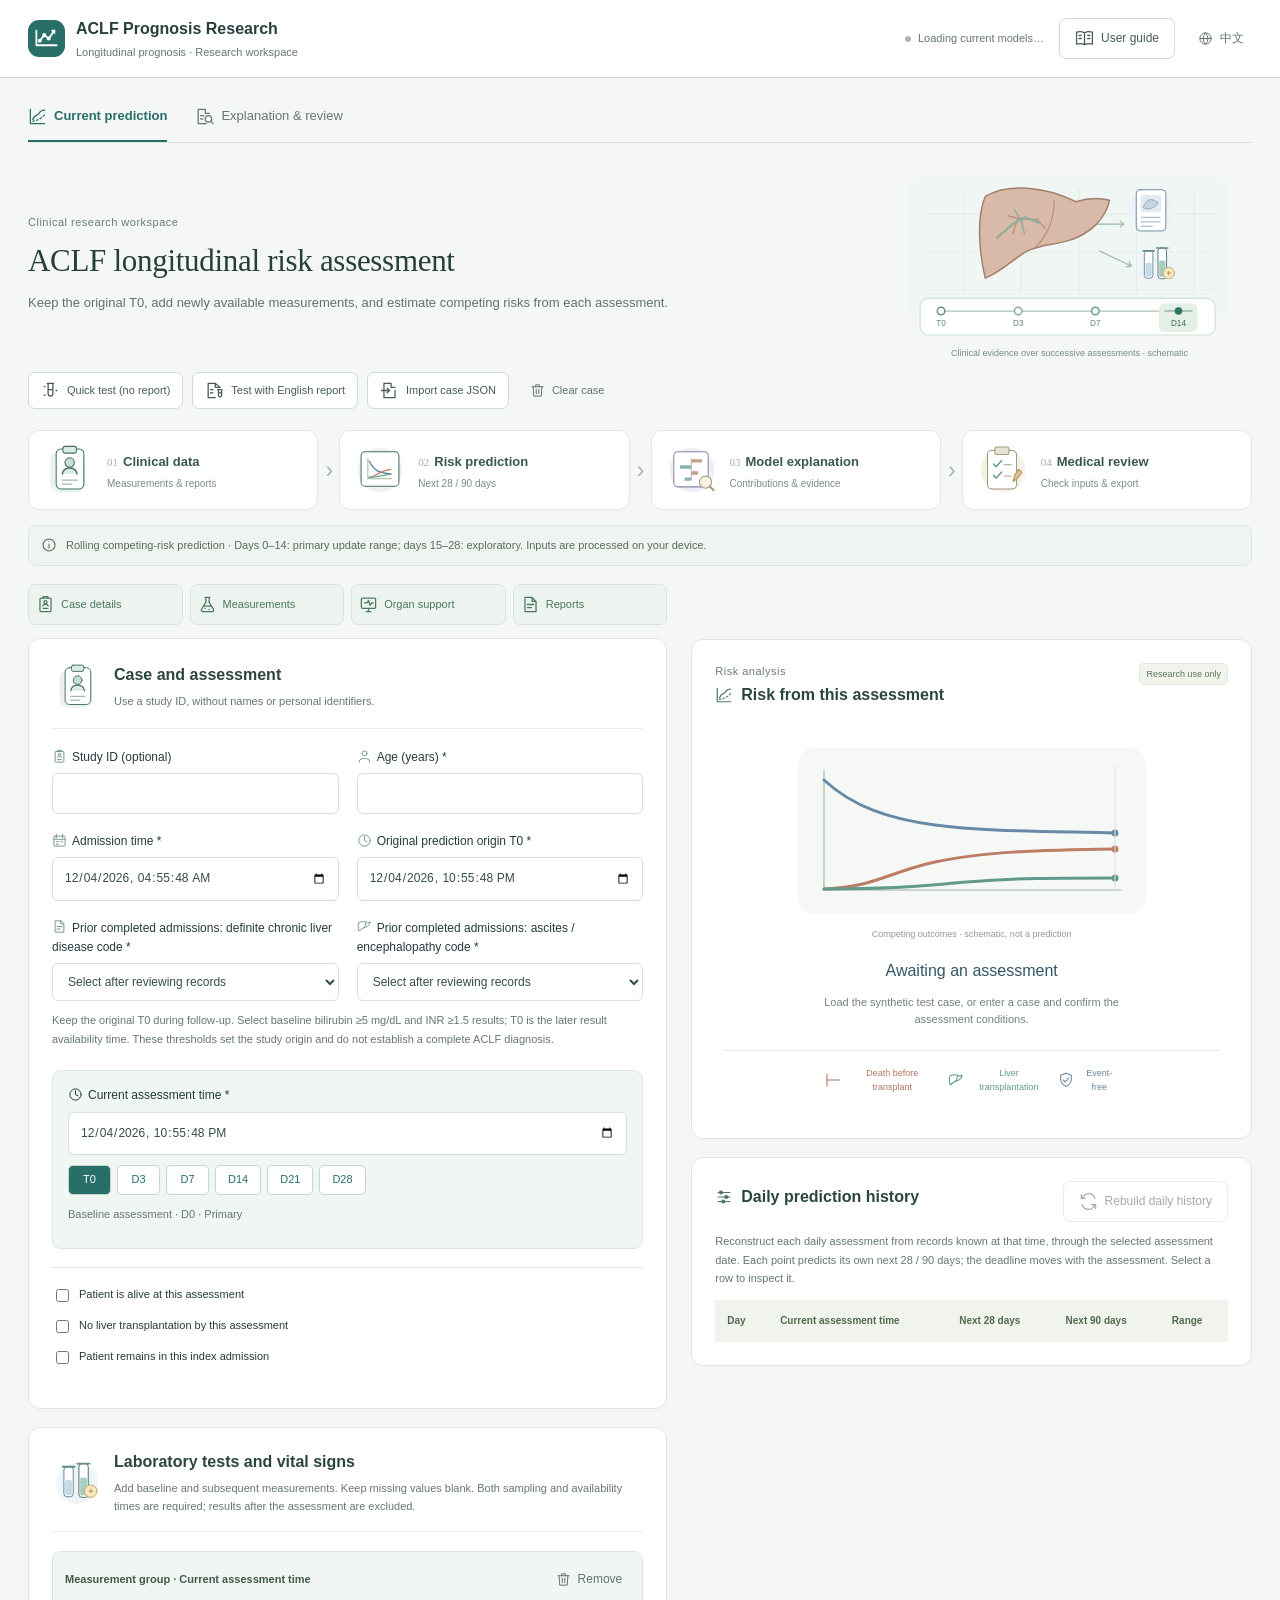
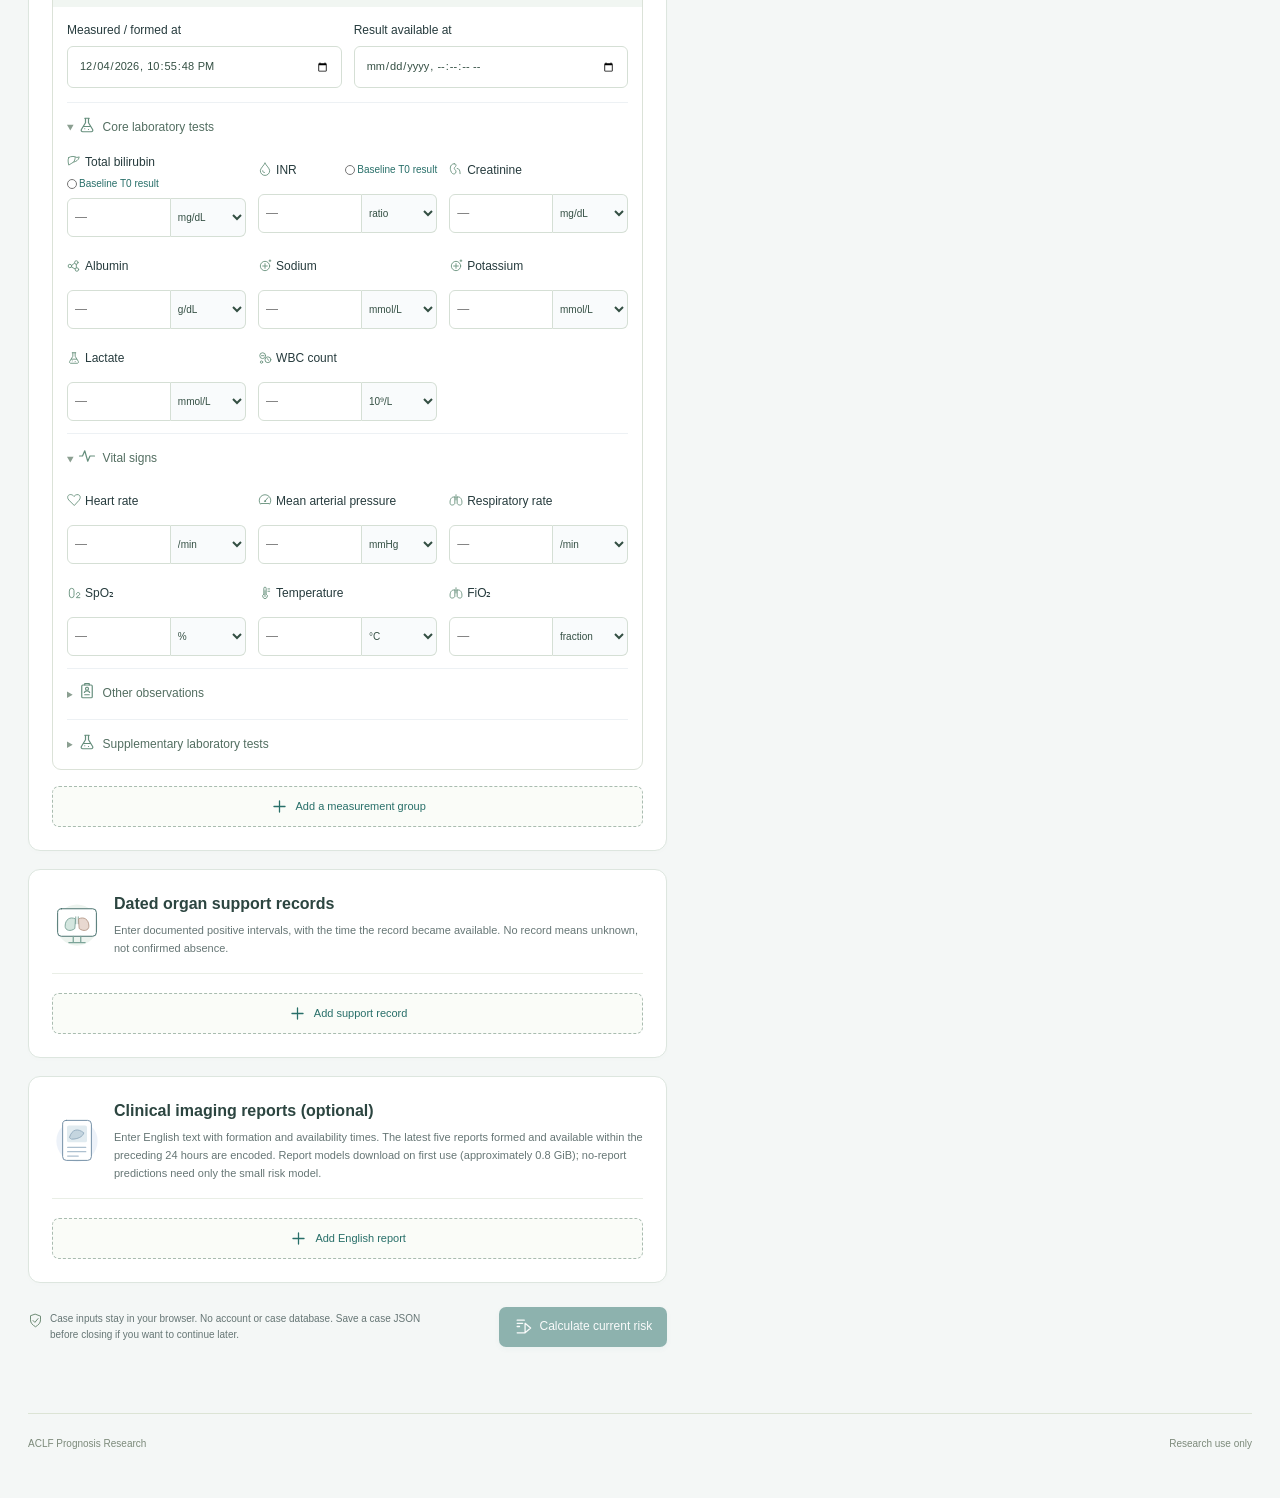
<file: index.html>
<!doctype html>
<html lang="en"><head><meta charset="utf-8"><meta name="viewport" content="width=device-width,initial-scale=1"><link rel="icon" href="./assets/research-mark.svg"><title>ACLF Prognosis Research</title><link rel="stylesheet" href="./site.css"><link rel="stylesheet" href="./rolling.css?v=20261025-2"><script type="module" src="./rolling-ui.mjs?v=20261101-2"></script><link rel="stylesheet" href="./research-ui.css?v=20261101-1"><link rel="stylesheet" href="./illustrated-ui.css?v=20261101-2"></head>
<body><header class="topbar"><a class="brand" href="./index.html"><span class="brand-icon" data-icon="clinical" aria-hidden="true"></span><span><strong data-t="brand"></strong><small data-t="subtitle"></small></span></a><div class="header-right"><span id="health" role="status" data-t="loading"></span><button id="guide" data-icon="book" class="secondary" data-t="guide"></button><button id="language" data-icon="language" class="text-button">中文</button></div></header>
<main><nav class="tabs"><button id="predict-tab" data-icon="chart" class="active" data-t="prediction"></button><button id="evidence-tab" data-icon="evidence" data-t="evidenceTab"></button></nav>
<div class="intro"><div class="intro-copy"><div class="eyebrow" data-t="workspaceLabel"></div><h1 data-t="headline"></h1><p data-t="intro"></p></div><figure class="intro-visual"><img src="./assets/illustrations/clinical-overview.svg" width="445" height="235" alt="" aria-hidden="true"><figcaption data-t="overviewCaption"></figcaption></figure><div class="intro-actions"><button id="demo" data-icon="test" class="secondary" data-t="demo"></button><button id="demo-report" data-icon="report-test" class="secondary" data-t="demoReport"></button><button id="import" data-icon="import" class="secondary" data-t="import"></button><input id="import-file" type="file" accept=".json,application/json" hidden><button id="clear" data-icon="trash" class="text-button" data-t="clear"></button></div></div>
<ol class="visual-workflow" aria-label="Research workflow"><li><img src="./assets/illustrations/case.svg" width="62" height="62" alt="" aria-hidden="true"><div><span class="flow-number">01</span><strong data-t="flowData"></strong><small data-t="flowDataDetail"></small></div></li><li><img src="./assets/illustrations/risk.svg" width="62" height="62" alt="" aria-hidden="true"><div><span class="flow-number">02</span><strong data-t="flowRisk"></strong><small data-t="flowRiskDetail"></small></div></li><li><img src="./assets/illustrations/explanation.svg" width="62" height="62" alt="" aria-hidden="true"><div><span class="flow-number">03</span><strong data-t="flowExplain"></strong><small data-t="flowExplainDetail"></small></div></li><li><img src="./assets/illustrations/review.svg" width="62" height="62" alt="" aria-hidden="true"><div><span class="flow-number">04</span><strong data-t="flowReview"></strong><small data-t="flowReviewDetail"></small></div></li></ol><div class="build-note" data-icon="info" data-t="buildNote"></div><div id="demo-note" class="notice" hidden data-t="demoNote"></div><div id="error" class="error" role="alert" hidden></div>
<section id="predict-view"><div class="workspace"><form id="rolling-form"><nav class="form-index" aria-label="Case sections"><a href="#case-panel" data-icon="case" data-t="caseNav"></a><a href="#measurement-panel" data-icon="flask" data-t="measurementNav"></a><a href="#support-panel" data-icon="support" data-t="supportNav"></a><a href="#report-panel" data-icon="report" data-t="reportNav"></a></nav>
<section id="case-panel" class="panel"><div class="section-title"><span class="step illustrated-step" aria-hidden="true"><img src="./assets/illustrations/case.svg" width="50" height="50" alt=""></span><div><h2 data-t="caseTitle"></h2><p data-t="caseHelp"></p></div></div><div class="form-grid">
<label><span data-icon="case" data-t="caseId"></span><input id="case-id" maxlength="80" autocomplete="off"></label><label><span data-icon="person" data-t="age"></span> *<input id="age" type="number" min="18" max="120" required></label>
<label><span data-icon="calendar" data-t="admission"></span> *<input id="admission" type="datetime-local" step="1" required></label><label><span data-icon="clock" data-t="t0"></span> *<input id="baseline" type="datetime-local" step="1" required></label>
<label><span data-icon="report" data-t="prior"></span> *<select id="prior" required></select></label><label><span data-icon="liver" data-t="decomp"></span> *<select id="decomp" required></select></label></div><p class="field-help" data-t="t0Help"></p>
<div class="assessment-box"><label class="assessment-label" data-icon="clock"><span data-t="assessment"></span> *<input id="assessment" type="datetime-local" step="1" required></label><div class="day-shortcuts"><button type="button" data-day="0">T0</button><button type="button" data-day="3">D3</button><button type="button" data-day="7">D7</button><button type="button" data-day="14">D14</button><button type="button" data-day="21">D21</button><button type="button" data-day="28">D28</button></div><p id="day-label" class="field-help"></p></div>
<div class="review-checks"><label><input id="alive" type="checkbox" required><span data-t="alive"></span></label><label><input id="no-lt" type="checkbox" required><span data-t="noLt"></span></label><label><input id="inpatient" type="checkbox" required><span data-t="inpatient"></span></label></div></section>
<section id="measurement-panel" class="panel"><div class="section-title"><span class="step illustrated-step" aria-hidden="true"><img src="./assets/illustrations/labs.svg" width="50" height="50" alt=""></span><div><h2 data-t="measurementTitle"></h2><p data-t="measurementHelp"></p></div></div><div id="batches"></div><button id="add-batch" data-icon="plus" type="button" class="add-button" data-t="addBatch"></button></section>
<section id="support-panel" class="panel"><div class="section-title"><span class="step illustrated-step" aria-hidden="true"><img src="./assets/illustrations/support.svg" width="50" height="50" alt=""></span><div><h2 data-t="supportTitle"></h2><p data-t="supportHelp"></p></div></div><div id="supports"></div><button id="add-support" data-icon="plus" type="button" class="add-button" data-t="addSupport"></button></section>
<section id="report-panel" class="panel"><div class="section-title"><span class="step illustrated-step" aria-hidden="true"><img src="./assets/illustrations/report.svg" width="50" height="50" alt=""></span><div><h2 data-t="reportTitle"></h2><p data-t="reportHelp"></p></div></div><div id="reports"></div><button id="add-report" data-icon="plus" type="button" class="add-button" data-t="addReport"></button></section>
<div class="submit-bar"><p data-icon="shield" data-t="privacy"></p><button id="predict" data-icon="run" type="submit" class="primary" disabled data-t="generate"></button></div></form>
<aside class="results-column"><section class="panel"><div class="result-head"><div><div class="eyebrow" data-t="assessmentLabel"></div><h2 data-icon="chart" data-t="riskTitle"></h2></div><span id="scope" class="tag" data-t="research"></span></div><div id="empty" class="empty-state"><figure class="outcomes-illustration"><img src="./assets/illustrations/competing-outcomes.svg" width="360" height="185" alt="" aria-hidden="true"><figcaption data-t="outcomesSchematic"></figcaption></figure><h3 data-t="empty"></h3><p data-t="emptyHelp"></p><div class="outcome-labels"><span class="death-key" data-icon="flat-pulse" data-t="death"></span><span class="transplant-key" data-icon="liver" data-t="transplant"></span><span class="free-key" data-icon="shield" data-t="free"></span></div></div>
<div id="results" hidden><div id="result-time" class="case-line"></div><p class="risk-definition field-help" data-t="riskDefinition"></p><div id="risk-cards" class="risk-grid"></div><div class="chart-head"><h3 data-icon="chart" data-t="curves"></h3><select id="curve-horizon"><option value="28">28 days</option><option value="90">90 days</option></select></div><div class="legend"><span class="death-key" data-t="death"></span><span class="transplant-key" data-t="transplant"></span><span class="free-key" data-t="free"></span></div><svg id="rolling-chart" viewBox="0 0 500 300" role="img"></svg><p class="field-help" data-t="curveHelp"></p><div id="coverage" class="quality-grid"></div><p id="warnings" class="notice" hidden></p><button id="open-evidence" data-icon="evidence" type="button" class="explanation-entry" data-t="openEvidence"></button><div class="export-actions"><button id="export" data-icon="download" class="secondary" data-t="export"></button><button id="csv" data-icon="table" class="secondary" data-t="csv"></button><button id="print" data-icon="print" class="text-button" data-t="print"></button></div><p id="model-id" class="field-help model-id"></p></div></section>
<section class="panel"><div class="chart-head"><h2 data-icon="timeline" data-t="historyTitle"></h2><button id="daily" data-icon="refresh" class="secondary" disabled data-t="daily"></button></div><p class="field-help" data-t="historyHelp"></p><svg id="history-chart" viewBox="0 0 500 270" role="img" hidden></svg><div class="table-wrap"><table><thead><tr><th data-t="day"></th><th data-t="assessment"></th><th data-t="future28"></th><th data-t="future90"></th><th data-t="scope"></th></tr></thead><tbody id="history-rows"></tbody></table></div></section>
</aside></div></section>
<section id="evidence-view" hidden>
<section class="panel explain-selection"><div><h2 data-icon="calendar" data-t="explainSelected"></h2><p id="explain-selected-time" class="field-help"></p></div><label><span data-t="assessment"></span><select id="explain-assessment"></select></label><label><span data-t="explainHorizon"></span><select id="explain-horizon"><option value="28">28 days</option><option value="90">90 days</option></select></label><button id="compute-explanation" data-icon="bars" class="primary" data-t="computeExplanation"></button></section>
<div class="explanation-layout"><section class="panel attribution-panel"><img class="panel-illustration" src="./assets/illustrations/explanation.svg" width="76" height="76" alt="" aria-hidden="true"><h2 data-icon="bars" data-t="contributions"></h2><p class="field-help" data-t="contributionIntro"></p><div id="attribution-empty" class="notice" data-t="explanationPending"></div><div id="attribution-output" hidden><div id="attribution-summary" class="explanation-summary"></div><div class="contribution-legend"><span class="positive-key" data-t="raises"></span><span class="negative-key" data-t="lowers"></span><span data-t="pp"></span></div><div id="contribution-bars"></div><p id="contribution-balance" class="field-help"></p><p class="field-help" data-t="contributionHelp"></p><details class="all-contributions"><summary data-icon="table" data-t="allContributions"></summary><div class="table-wrap"><table><thead><tr><th data-t="indicator"></th><th data-t="value"></th><th data-t="contribution"></th><th data-t="evidenceTitle"></th></tr></thead><tbody id="contribution-rows"></tbody></table></div></details><div class="export-actions"><button id="export-explanation" data-icon="download" class="secondary" data-t="exportExplanation"></button><button id="print-explanation" data-icon="print" class="text-button" data-t="print"></button></div><p id="explanation-method" class="field-help model-id"></p></div></section>
<section class="panel review-panel"><img class="panel-illustration" src="./assets/illustrations/review.svg" width="76" height="76" alt="" aria-hidden="true"><h2 data-icon="review" data-t="review"></h2><p class="field-help" data-t="reviewHelp"></p><div class="review-checks"><label><input id="check-time" type="checkbox"><span data-t="checkTime"></span></label><label><input id="check-units" type="checkbox"><span data-t="checkUnits"></span></label><label><input id="check-status" type="checkbox"><span data-t="checkStatus"></span></label></div><label><span data-t="reviewStatus"></span><select id="review-status"></select></label><label><span data-t="notes"></span><textarea id="review-notes" rows="6" maxlength="3000"></textarea></label><p class="field-help" data-t="reviewNote"></p><button id="export-review" data-icon="download" class="secondary" data-t="export"></button></section></div></section>
<section id="source-evidence" class="panel" hidden><h2 data-icon="evidence" data-t="evidenceTitle"></h2><div id="evidence-summary" class="build-note"></div><h3 data-icon="report" data-t="reportComparison"></h3><p data-t="explainHelp" class="field-help"></p><div id="report-effect" class="explanation-summary"></div><div class="table-wrap"><table><thead><tr><th data-t="indicator"></th><th data-t="value"></th><th data-t="measured"></th><th data-t="available"></th></tr></thead><tbody id="evidence-rows"></tbody></table></div><h3 data-icon="report" data-t="usedReports"></h3><div id="report-evidence"></div></section>
<div id="progress" class="notice" role="status" aria-live="polite" hidden></div><footer><span data-t="brand"></span><span data-t="research"></span></footer></main>
<dialog id="guide-dialog"><div class="guide-head"><h2 data-t="guide"></h2><button id="close-guide" data-icon="close" class="secondary" data-t="close"></button></div><div id="guide-content"></div><button id="guide-demo" data-icon="test" class="primary" data-t="guideDemo"></button></dialog>
</body></html>
</file>
<file: site.css>
:root{font-family:Inter,"Segoe UI","Microsoft YaHei",sans-serif;color:#19364a;background:#f3f6f8;font-size:14px;line-height:1.6;--teal:#16777b;--muted:#758b9a;--border:#dfe8ed;--death:#ca7358;--blue:#587fac;--green:#438f87}*{box-sizing:border-box}body{margin:0}button,input,select,textarea{font:inherit}button{cursor:pointer}button:disabled{opacity:.5;cursor:wait}a{color:inherit;text-decoration:none}.hidden{display:none!important}.topbar{height:84px;background:white;border-bottom:1px solid var(--border);display:flex;align-items:center;justify-content:space-between;padding:0 max(28px,calc((100vw - 1320px)/2));gap:20px}.brand{display:flex;align-items:center;gap:12px}.brand-icon{font-size:28px;background:var(--teal);color:white;border-radius:12px;width:43px;height:43px;display:grid;place-items:center}.brand strong,.brand small{display:block}.brand strong{font-size:17px}.brand small{font-size:11px;color:var(--muted)}.header-right{display:flex;align-items:center;gap:22px}#health{font-size:12px;color:var(--muted)}#health.ready{color:var(--teal)}#health.failed{color:#b84d42}main{max-width:1320px;padding:24px 28px;margin:auto}.tabs{display:flex;gap:24px;border-bottom:1px solid var(--border);margin-bottom:30px}.tabs button{background:none;border:0;padding:10px 0;color:var(--muted);border-bottom:2px solid transparent}.tabs button.active{color:var(--teal);border-color:var(--teal);font-weight:600}.intro{display:flex;justify-content:space-between;align-items:center;gap:24px;margin:24px 0}.eyebrow{font-size:10px;font-weight:700;letter-spacing:1.8px;color:#769da8}.intro h1{font-size:30px;line-height:1.3;letter-spacing:-.6px;margin:6px 0 10px}.intro p{margin:0;color:var(--muted);max-width:740px}.intro-actions{display:flex;gap:12px;flex-shrink:0}.build-note{border-left:3px solid #82acae;background:#eaf2f3;padding:10px 14px;color:#4a6c79;font-size:12px;margin:0 0 16px}.notice{background:#fff6e9;border:1px solid #f0d7b7;color:#966734;padding:11px 14px;border-radius:7px;margin:12px 0}.workspace{display:grid;grid-template-columns:minmax(0,1.18fr) minmax(0,1fr);gap:24px;align-items:start}.panel{background:white;border:1px solid var(--border);border-radius:12px;padding:24px;margin-bottom:18px;box-shadow:0 2px 5px #15384b03}.section-title{display:flex;gap:12px;margin-bottom:20px}.step{height:32px;width:32px;display:grid;place-items:center;border:1px solid #cfe0e4;border-radius:9px;font-size:11px;font-weight:600;flex-shrink:0;color:var(--teal)}h2{font-size:18px;line-height:1.4;margin:0 0 8px}h3{font-size:13px;margin:22px 0 10px}.section-title p{font-size:12px;color:var(--muted);margin:0}.form-grid,.history-grid{display:grid;grid-template-columns:1fr 1fr;gap:18px}.history-grid{margin-top:18px}label{display:block;font-size:12px}input:not([type=checkbox]):not([type=radio]),select,textarea{display:block;width:100%;padding:10px 11px;color:#274b60;background:#fff;border:1px solid #d7e3eb;border-radius:6px;margin-top:6px;min-width:0}input:focus,select:focus,textarea:focus{outline:2px solid #76b7b7;outline-offset:1px}textarea{resize:vertical}.field-help{font-size:11px;color:var(--muted);line-height:1.7;margin:10px 0}.primary,.secondary,.text-button,.add-button{border:0;padding:10px 15px;border-radius:6px;font-weight:500;font-size:12px}.primary{color:white;background:var(--teal);box-shadow:0 3px 7px #16777b22}.secondary{color:#36576b;background:white;border:1px solid #d4e2e9}.text-button{background:transparent;color:#678293;padding:8px}.add-button{width:100%;border:1px dashed #90bbc3;background:#f7fbfb;color:var(--teal)}.batch,.report{border:1px solid var(--border);border-radius:8px;margin-bottom:16px;overflow:hidden}.batch-header,.report-header{display:flex;justify-content:space-between;align-items:center;gap:8px;padding:10px 12px;background:#f6f9fa;font-size:12px}.remove-batch{background:none;border:0;color:#ab7665;font-size:11px}.batch-times{display:grid;grid-template-columns:1fr 1fr;gap:12px;padding:14px}.measure-group{padding:0 14px 14px}h4{font-size:11px;margin:4px 0 10px;color:#6b8797;font-weight:500}.measure-grid{display:grid;grid-template-columns:repeat(3,minmax(0,1fr));gap:12px}.measurement-label{display:flex;align-items:center;justify-content:space-between;gap:4px;min-height:24px}.measurement-label>label{font-size:10px}.core-trigger{font-size:9px;white-space:nowrap;color:var(--teal);display:flex;align-items:center;gap:2px}.core-trigger input{width:10px;height:10px;margin:0}.measure-input{display:flex}.measure-input input{border-radius:5px 0 0 5px!important;width:58%!important;font-size:12px;padding:9px 7px!important}.measure-input select{border-radius:0 5px 5px 0!important;width:42%;border-left:0;background:#f9fbfc;font-size:10px;padding:5px 3px!important}.group-details{margin:0 14px 12px;border-top:1px solid #edf1f4;padding-top:10px}.group-details>summary{font-size:11px;color:#6c8799;cursor:pointer}.group-details .measure-group{padding:12px 0 0}.support-grid{display:flex;flex-wrap:wrap;gap:14px}.support-grid label{display:flex;align-items:center;gap:5px;font-size:11px}.report-body{padding:14px}.report-body textarea{font-size:12px;line-height:1.7}.submit-bar{display:flex;align-items:center;justify-content:space-between;gap:12px;margin:12px 0 30px}.submit-bar p{font-size:10px;color:var(--muted);max-width:65%}.error{color:#a54139;background:#fff0ee;padding:12px;border:1px solid #efc6c2;border-radius:6px}.result-panel{padding:24px}.result-head{display:flex;justify-content:space-between;align-items:center;margin-bottom:22px}.result-head h2{margin-top:7px}.tag{font-size:10px;color:var(--teal);background:#eaf4f4;border-radius:5px;padding:5px 8px}.empty-state{text-align:center;padding:70px 10px;color:var(--muted)}.empty-symbol{font-size:60px;color:#a4c3cc;line-height:1}.empty-state h3{font-size:18px;color:#345567}.case-line{display:flex;justify-content:space-between;font-size:10px;color:var(--muted);gap:10px}.risk-grid{display:grid;grid-template-columns:1fr 1fr;gap:12px;margin-top:16px}.risk-card{padding:16px;border:1px solid #ecdcd5;background:#faf6f3;border-radius:10px}.period{font-size:11px;color:#867065}.risk-number{font-size:39px;font-weight:650;letter-spacing:-1px;line-height:1.35;color:#bb654a;margin:10px 0}.risk-number span{font-size:15px;margin-left:4px}.risk-label{font-size:10px;color:#a17f6c}.risk-other{display:flex;justify-content:space-between;gap:10px;border-top:1px solid #e9d9d0;padding-top:12px;margin-top:16px;font-size:12px}.risk-other small{display:block;font-size:9px;color:#9b877c}.risk-definition{margin:18px 0 24px}.chart-head{display:flex;justify-content:space-between;align-items:center}.chart-head h3{margin:0}.segmented{display:flex;background:#f1f5f7;padding:3px;border-radius:6px}.segmented button{font-size:10px;padding:5px 10px;background:none;color:#7d909e;border:0;border-radius:4px}.segmented button.active{background:white;color:var(--teal)}.legend{display:flex;gap:15px;font-size:9px;color:var(--muted);margin:16px 0}.legend span:before{content:"";display:inline-block;width:13px;height:2px;margin:0 5px 3px 0}.death-key:before{background:var(--death)}.transplant-key:before{background:var(--green)}.free-key:before{background:var(--blue)}#risk-chart{width:100%;display:block}.quality-grid{display:grid;grid-template-columns:repeat(3,1fr);gap:8px}.quality-grid>div{border:1px solid #e4ecef;padding:10px;border-radius:7px}.quality-grid strong{font-weight:500;font-size:20px;display:block;color:#567d91}.quality-grid span{font-size:9px;color:var(--muted)}.explanation-entry{display:block;width:100%;text-align:left;background:#eff7f7;border:1px solid #d8e8e9;border-radius:7px;padding:15px;color:var(--teal);font-size:12px;margin-top:22px}.export-actions{display:flex;flex-wrap:wrap;gap:8px;margin-top:16px}.export-actions .secondary,.export-actions .text-button{font-size:10px;padding:8px 9px}.local-footnote{text-align:center;color:var(--muted);font-size:10px}.explain-toolbar{display:flex;align-items:center;gap:14px;margin:20px 0}.explain-toolbar select{width:110px;margin:0}#compute-state{font-size:11px;color:var(--muted)}.explanation-layout{display:grid;grid-template-columns:1.3fr 1fr;gap:22px}.explanation-summary{display:grid;grid-template-columns:repeat(3,1fr);gap:10px;margin:22px 0}.explanation-summary>div{background:#f2f7f8;padding:14px;border-radius:7px}.explanation-summary strong{font-size:25px;display:block}.explanation-summary span{font-size:9px;color:var(--muted)}.contribution-legend{display:flex;gap:14px;font-size:10px;color:var(--muted);margin-bottom:15px}.positive-key:before,.negative-key:before{content:"";width:7px;height:7px;display:inline-block;margin-right:5px}.positive-key:before{background:#cb7d66}.negative-key:before{background:#4c969d}.bar-row{display:grid;grid-template-columns:170px 1fr 55px;gap:10px;align-items:center;margin:12px 0;font-size:11px}.bar-label{line-height:1.4}.bar-track{display:flex;background:#f0f4f6;border-radius:3px;height:15px}.bar-half{width:50%;height:100%}.bar-left{display:flex;justify-content:flex-end;border-right:1px solid #cad6dc}.bar-fill{height:11px;margin-top:2px;border-radius:1px}.positive{background:#cb7d66}.negative{background:#4c969d}.bar-value{text-align:right}.positive-text{color:#bf735b}.negative-text{color:#438992}.review-checks{display:grid;gap:12px;border-top:1px solid var(--border);padding-top:18px;margin:18px 0}.review-checks label{display:flex;align-items:flex-start;gap:7px;font-size:11px}.review-panel>label{margin-top:14px}#review-focus{font-size:11px;color:#678496;padding-left:18px}.table-head{display:flex;gap:18px;align-items:center;flex-wrap:wrap}.table-head>div{flex:1}.table-head input{max-width:220px}.table-head>span{font-size:11px;color:var(--muted)}table{width:100%;border-collapse:collapse;font-size:11px}th{background:#f3f7f8;text-align:left;font-size:10px;color:#486a7c;padding:13px 12px}td{padding:14px 12px;border-bottom:1px solid #eaf0f3;vertical-align:top}td:first-child{min-width:160px}.table-wrap{overflow:auto;margin-top:12px}td details>summary{cursor:pointer;color:#55798d;white-space:nowrap}.evidence-item{padding:10px 0;color:#6d8491;font-size:10px;max-width:420px;white-space:pre-wrap;overflow-wrap:anywhere}.flow{display:flex;align-items:center;justify-content:space-between;gap:12px;padding:24px 0}.flow span{padding:20px;border-radius:9px;background:#edf5f5;color:#31757b}.flow b{color:#8ca8b4}footer{display:flex;justify-content:space-between;gap:16px;font-size:10px;color:#90a2ae;border-top:1px solid #e1e9ed;padding:22px 0;margin-top:30px}@media(max-width:1000px){.workspace{grid-template-columns:1fr 1fr;gap:16px}.panel{padding:18px}.measure-grid{grid-template-columns:repeat(2,minmax(0,1fr))}.intro h1{font-size:26px}.explanation-layout{grid-template-columns:1fr}.bar-row{grid-template-columns:180px 1fr 55px}}@media(max-width:760px){main{padding:16px}.topbar{padding:12px 16px;height:auto;min-height:75px}.header-right{gap:8px}#health{max-width:130px;font-size:10px}.brand strong{font-size:13px}.brand small{font-size:9px}.workspace{grid-template-columns:1fr}.intro{align-items:flex-start;flex-direction:column;gap:14px}.intro h1{font-size:26px}.form-grid,.history-grid,.batch-times{grid-template-columns:1fr 1fr}.risk-number{font-size:34px}.explanation-summary strong{font-size:22px}.bar-row{grid-template-columns:125px 1fr 45px;gap:7px;font-size:10px}.flow{flex-wrap:wrap}.flow span{padding:12px}.tabs{gap:20px}.tabs button{font-size:12px}footer{font-size:9px}.results-column{order:2}}@media print{body{background:white}.topbar,.tabs,.intro-actions,.submit-bar,.export-actions,.explain-toolbar,.add-button,.build-note,.local-footnote,#language{display:none!important}.workspace{display:block}#case-form{display:none}.panel{box-shadow:none;break-inside:avoid}.results-column{width:100%}.table-wrap{overflow:visible}.explanation-layout{display:block}main{padding:0}}

.quality-grid{grid-template-columns:repeat(4,minmax(0,1fr))}.quality-grid small,.explanation-summary small{display:block;font-size:10px;color:var(--muted);line-height:1.4}.bar-fill{min-width:0}.risk-other{gap:10px;flex-wrap:wrap}.report-text{overflow-wrap:anywhere}@media(max-width:760px){.quality-grid{grid-template-columns:repeat(2,minmax(0,1fr))}}

[hidden]{display:none!important}.build-note{border-left:4px solid #247e82;padding:16px 20px;line-height:1.7}.workspace>*{min-width:0}
@media(max-width:760px){.workspace{grid-template-columns:minmax(0,1fr)}.form-grid,.history-grid,.batch-times{grid-template-columns:repeat(2,minmax(0,1fr))}.submit-bar{flex-direction:column;align-items:stretch}.submit-bar p{max-width:none}.brand{min-width:0}.brand-icon{flex-shrink:0}.tabs{gap:12px;flex-wrap:wrap}}
</file>
<file: rolling.css>
.tabs a{font-size:12px;padding:10px 0;color:var(--muted)}.tabs{align-items:center}.assessment-box{margin-top:22px;background:#f2f8f8;padding:15px;border-radius:8px}.day-shortcuts{display:flex;gap:8px;margin-top:10px;flex-wrap:wrap}.day-shortcuts button{border:1px solid #cde0e2;color:var(--teal);background:white;border-radius:5px;padding:5px 12px;font-size:11px}.day-shortcuts button.active{background:var(--teal);color:white}.chart-head select{width:100px;margin:0}.support-record{border:1px solid var(--border);padding:14px;border-radius:8px;margin-bottom:12px}.row-actions{display:flex;justify-content:space-between;align-items:center;margin-bottom:8px}.time-grid{display:grid;grid-template-columns:1fr 1fr;gap:12px}.model-id{word-break:break-all;margin-top:18px}.risk-card .deadline{font-size:10px;color:#806f65;margin-top:10px}.results-column svg{width:100%;display:block}#history-rows button{border:0;background:#eff7f7;color:var(--teal);border-radius:5px;padding:5px 8px;font-size:11px}#history-rows tr.selected{background:#f0f8f8}#history-rows td:first-child{min-width:55px}#history-chart{margin:15px 0}.report-evidence{border-top:1px solid var(--border);padding-top:12px;margin-top:12px}.report-evidence p{white-space:pre-wrap;max-height:260px;overflow:auto;font-size:12px}.batch-times input,.time-grid input{font-size:11px}dialog{border:1px solid var(--border);border-radius:14px;max-width:680px;width:calc(100% - 32px);padding:26px;color:#19364a;max-height:88vh;overflow:auto}dialog::backdrop{background:#15384b66}.guide-head{display:flex;justify-content:space-between;gap:16px;align-items:center}#guide-content{font-size:14px;line-height:1.8}#guide-content li{margin:12px 0}.intro-actions{flex-wrap:wrap}#progress{position:sticky;bottom:16px;z-index:3;box-shadow:0 4px 20px #19364a22}.evidence-panel-empty{padding:30px;color:var(--muted)}@media(max-width:760px){.header-right{flex-wrap:wrap;justify-content:flex-end}.topbar{gap:10px}.tabs{gap:14px;flex-wrap:wrap}.time-grid{grid-template-columns:1fr}.intro-actions{width:100%}.chart-head{gap:12px}.risk-number{font-size:32px}.risk-other{font-size:11px}.form-grid{gap:12px}.model-id{font-size:9px}}@media print{#rolling-form,.tabs,.intro-actions,#daily,#guide,#progress{display:none!important}.workspace{display:block}.panel{break-inside:avoid}.results-column svg{max-height:360px}}
.explain-selection{display:flex;align-items:center;gap:18px;flex-wrap:wrap}.explain-selection>div{flex:1;min-width:220px}.explain-selection>label{min-width:125px}.explain-selection>label:first-of-type{min-width:235px}.all-contributions{border-top:1px solid var(--border);padding-top:14px;margin-top:20px}.all-contributions>summary{cursor:pointer;color:var(--teal);font-weight:600}.attribution-panel #contribution-bars{margin:24px 0}.attribution-panel .bar-row{grid-template-columns:170px 1fr 58px}.attribution-panel .bar-label{overflow-wrap:anywhere}.all-contributions td p{max-width:320px;font-size:11px;white-space:pre-wrap}#attribution-summary{margin-top:18px}.explain-selection .field-help{margin-bottom:0}#contribution-balance{border-top:1px solid var(--border);padding-top:14px}@media(max-width:760px){.explain-selection{gap:12px}.explain-selection>label{min-width:0;flex:1}.explain-selection>label:first-of-type{min-width:0;flex-basis:100%}.explain-selection>button{width:100%}.attribution-panel .bar-row{grid-template-columns:120px 1fr 48px}.attribution-panel .bar-label{font-size:10px}}@media print{.explain-selection button,.all-contributions summary{display:none}.all-contributions{border:0}.attribution-panel{break-inside:auto}.bar-row{break-inside:avoid}}
</file>
<file: research-ui.css>
/* A restrained research-workspace layer. Prediction and input logic are unchanged. */
:root {
  color: #263b3d;
  background: #f5f6f4;
  font-family: "Segoe UI", "Helvetica Neue", Arial, "Microsoft YaHei", sans-serif;
  --teal: #286762;
  --muted: #667675;
  --border: #dce2de;
  --death: #b56b53;
  --green: #42847a;
  --blue: #5b7897;
}
button, a, input, select, textarea { -webkit-tap-highlight-color: transparent; }
button, a { transition: background-color .15s, border-color .15s, color .15s; }
button:focus-visible, a:focus-visible, summary:focus-visible {
  outline: 2px solid #286762;
  outline-offset: 3px;
}
button:disabled { cursor: not-allowed; }
[data-icon]::before {
  content: "";
  display: inline-block;
  width: 18px;
  height: 18px;
  flex: 0 0 18px;
  vertical-align: -.22em;
  background: currentColor;
  -webkit-mask: var(--ui-icon) center / contain no-repeat;
  mask: var(--ui-icon) center / contain no-repeat;
  pointer-events: none;
}
button[data-icon], a[data-icon] { display: inline-flex; align-items: center; justify-content: center; gap: 7px; }
h2[data-icon]::before, h3[data-icon]::before, summary[data-icon]::before { margin-right: 8px; color: #52736d; }
.topbar { height: 78px; border-bottom-color: #cdd7d1; }
.brand { gap: 11px; }
.brand-icon { width: 37px; height: 37px; border-radius: 4px; background: var(--teal); }
.brand-icon::before { width: 27px; height: 27px; }
.brand strong { font-size: 16px; font-weight: 650; color: #293f3d; }
.brand small { font-size: 11px; margin-top: 2px; }
.header-right { gap: 15px; }
#health { font-size: 11px; }
#health::before { content: ""; display: inline-block; height: 6px; width: 6px; border-radius: 50%; background: #abb7b0; margin-right: 7px; }
#health.ready::before { background: #42847a; }
#health.failed::before { background: #b56b53; }
main { max-width: 1360px; padding-top: 15px; }
.tabs { margin-bottom: 25px; gap: 28px; }
.tabs button { font-size: 13px; padding: 13px 0; }
.tabs button::before { width: 17px; height: 17px; flex-basis: 17px; }
.intro { align-items: flex-end; gap: 20px; margin: 25px 0 22px; flex-wrap: wrap; }
.intro>div:first-child { flex: 1 1 470px; }
.eyebrow { text-transform: none; font-size: 11px; font-weight: 500; letter-spacing: .5px; color: #6a7e74; }
.intro h1 { font-family: Georgia, "Times New Roman", "Songti SC", SimSun, serif; font-weight: 500; font-size: 30px; letter-spacing: -.3px; color: #273f38; margin: 5px 0 10px; }
.intro p { font-size: 13px; color: #63716c; max-width: 690px; line-height: 1.7; }
.intro-actions { gap: 7px; flex-wrap: wrap; padding-bottom: 2px; }
.intro-actions .secondary, .intro-actions .text-button { font-size: 11px; padding: 8px 10px; min-height: 36px; }
.build-note { background: #eef1eb; border-left: 0; border-top: 1px solid #d9e0d6; border-bottom: 1px solid #d9e0d6; padding: 10px 13px; color: #5a6b5e; font-size: 11px; }
.build-note[data-icon] { padding-left: 37px; position: relative; }
.build-note[data-icon]::before { position: absolute; top: 11px; left: 12px; width: 16px; height: 16px; }
.workspace { grid-template-columns: minmax(0, 1.14fr) minmax(0, 1fr); gap: 24px; }
.panel { border-radius: 4px; padding: 23px; box-shadow: none; border-color: #d9e0da; scroll-margin-top: 20px; }
.section-title { align-items: flex-start; gap: 11px; margin-bottom: 20px; padding-bottom: 14px; border-bottom: 1px solid #edf0ea; }
.step { border: 0; border-radius: 0; width: 27px; height: 27px; color: #4c776c; }
.step::before { width: 25px; height: 25px; }
h2 { font-size: 16px; font-weight: 650; color: #2c4540; }
h3 { color: #3d524c; }
.section-title p { font-size: 11px; line-height: 1.65; }
.form-index { display: grid; grid-template-columns: repeat(4, minmax(0, 1fr)); gap: 4px; border-bottom: 1px solid #cdd8cf; margin: 0 0 13px; }
.form-index a { justify-content: flex-start; font-size: 11px; color: #5b7066; padding: 8px 4px 11px; white-space: nowrap; }
.form-index a::before { width: 16px; height: 16px; flex-basis: 16px; }
.form-index a:hover { color: #214f44; background: #eaf0e8; }
.results-column { padding-top: 49px; }
.primary, .secondary, .text-button, .add-button { border-radius: 3px; min-height: 35px; }
.primary { box-shadow: none; background: #286762; }
.primary:hover:not(:disabled) { background: #1d514b; }
.secondary { border-color: #cdd7d0; color: #465c53; }
.secondary:hover:not(:disabled) { background: #f0f4ed; border-color: #91aaa0; }
.text-button { color: #61756b; }
.text-button:hover:not(:disabled) { color: #264e3f; background: #edf1e9; }
.text-button[data-icon]::before { width: 15px; height: 15px; flex-basis: 15px; }
.add-button { border: 1px dashed #a9bcb0; background: #fafcf8; font-size: 11px; min-height: 37px; }
.add-button:hover { background: #f0f5ec; border-color: #608b78; }
input:not([type=checkbox]):not([type=radio]), select, textarea { border-color: #d5dfd5; border-radius: 3px; color: #344f43; }
input[type=checkbox], input[type=radio] { accent-color: #286762; }
input:focus, select:focus, textarea:focus { outline: 2px solid #93b4a1; outline-offset: 1px; }
.assessment-box { background: #f5f7f1; border-radius: 2px; border: 1px solid #e3e8dc; padding: 15px; }
.assessment-label[data-icon]::before { width: 15px; height: 15px; margin-right: 5px; }
.day-shortcuts { gap: 6px; }
.day-shortcuts button { min-width: 43px; min-height: 30px; border-radius: 2px; border-color: #c8d6c9; }
.batch, .report, .support-record { border-radius: 3px; border-color: #dbe2d8; }
.batch-header, .report-header { background: #f5f7f2; }
.group-details>summary { color: #536e61; padding: 3px 0; }
.group-details>summary::marker { color: #8b9f91; font-size: 10px; }
.group-details>summary[data-icon]::before { height: 15px; width: 15px; margin-right: 7px; }
.batch-header strong { font-size: 11px; font-weight: 600; color: #3f594b; }
.field-help { color: #65786d; }
.review-checks { border-color: #e1e7dc; }
.review-checks label { line-height: 1.6; }
.submit-bar p[data-icon] { position: relative; padding-left: 22px; font-size: 10px; }
.submit-bar p[data-icon]::before { position: absolute; left: 0; top: 2px; width: 15px; height: 15px; color: #6e8b75; }
.submit-bar .primary { flex-shrink: 0; }
.result-head { margin-bottom: 18px; align-items: flex-start; }
.result-head .eyebrow { margin-bottom: 4px; }
.result-head h2 { margin-top: 4px; }
.tag { color: #5d765f; background: #f1f4ec; border: 1px solid #e1e7da; border-radius: 2px; padding: 3px 6px; font-size: 9px; }
.empty-state { padding: 48px 12px 35px; }
.empty-symbol { margin: 0 auto 20px; color: #8da498; }
.empty-symbol::before { width: 65px; height: 65px; }
.empty-state h3 { font-size: 16px; font-weight: 500; margin-top: 12px; }
.empty-state>p { font-size: 12px; max-width: 310px; margin: 10px auto; color: #738278; }
.empty-workflow { list-style: none; margin: 32px 0 0; padding: 18px 0 0; border-top: 1px solid #e8ede4; display: flex; justify-content: center; gap: 19px; }
.empty-workflow li { font-size: 10px; color: #6c7c6f; }
.empty-workflow li::before { display: block; margin: 0 auto 7px; width: 20px; height: 20px; }
.risk-card { background: #fff; border-color: #dfe3d8; border-top: 2px solid #b27b61; border-radius: 2px; padding: 15px; }
.period { color: #655c51; font-size: 11px; }
.period[data-icon]::before { height: 15px; width: 15px; margin-right: 5px; color: #8a9382; }
.risk-number { font-family: "Segoe UI", Arial, sans-serif; font-size: 36px; font-weight: 600; letter-spacing: -.7px; color: #a86148; font-variant-numeric: tabular-nums; }
.risk-label { color: #856f5b; }
.risk-other { border-color: #e6e6dc; font-size: 11px; color: #5c7061; }
.risk-card .deadline { color: #778273; }
.quality-grid { gap: 0; border-top: 1px solid #e0e6d9; border-bottom: 1px solid #e0e6d9; margin-top: 16px; }
.quality-grid>div { position: relative; border: 0; border-right: 1px solid #e5e9df; border-radius: 0; padding: 12px 7px 12px 28px; }
.quality-grid>div:last-child { border-right: 0; }
.quality-grid>div[data-icon]::before { position: absolute; top: 17px; left: 6px; height: 16px; width: 16px; color: #78937a; }
.quality-grid strong { color: #4d6d53; font-size: 18px; font-variant-numeric: tabular-nums; }
.quality-grid small { font-size: 9px; }
.explanation-entry { border-radius: 3px; background: #f1f5ed; border-color: #cfddca; font-size: 12px; justify-content: flex-start!important; padding: 13px; }
.explanation-entry:hover { background: #e8f0e1; }
.explanation-summary { gap: 0; border-top: 1px solid #dde5d7; border-bottom: 1px solid #dde5d7; }
.explanation-summary>div { background: #f7f9f3; border-radius: 0; padding: 15px; border-right: 1px solid #dde5d7; }
.explanation-summary>div:last-child { border-right: 0; }
.explanation-summary strong { font-size: 23px; font-variant-numeric: tabular-nums; }
.bar-track { background: #f0f3ec; border-radius: 0; }
.bar-left { border-color: #b6c7b2; }
.notice { border-radius: 3px; background: #fbf7ed; border-color: #e9ddc2; color: #897248; font-size: 12px; }
.error { border-radius: 3px; }
.model-id { color: #829083; font-size: 9px; }
th { background: #f1f4ec; color: #52694f; }
td { border-bottom-color: #e5eadd; }
td:first-child { min-width: 100px; }
#history-rows button { background: #f0f4e9; border-radius: 2px; color: #426641; }
#history-rows tr.selected { background: #f0f5ea; }
dialog { border-radius: 4px; border-color: #bccbbb; box-shadow: 0 14px 60px #253d3226; }
dialog::backdrop { background: #243b3159; }
.guide-head { border-bottom: 1px solid #e1e7d8; padding-bottom: 14px; margin-bottom: 14px; }
.guide-head h2::before { margin-right: 7px; }
footer { border-color: #dce4d5; color: #7c8a7a; }
@media (max-width: 1100px) {
  .intro>div:first-child { flex-basis: 100%; }
  .intro-actions { width: 100%; }
  .workspace { gap: 17px; }
  .quality-grid>div { padding-left: 9px; padding-top: 29px; }
  .quality-grid>div[data-icon]::before { left: 10px; top: 10px; height: 14px; width: 14px; }
}
@media (max-width: 760px) {
  main { padding: 14px; }
  .topbar { height: auto; min-height: 76px; padding: 12px 14px; align-items: flex-start; }
  .brand { gap: 8px; margin-top: 4px; }
  .brand-icon { width: 32px; height: 32px; }
  .brand-icon::before { height: 24px; width: 24px; }
  .brand strong { font-size: 12px; }
  .brand small { font-size: 9px; }
  .header-right { gap: 5px; flex-shrink: 0; max-width: 150px; }
  #health { flex-basis: 100%; max-width: none; text-align: right; font-size: 9px; }
  #guide, #language { font-size: 10px; padding: 5px 7px; min-height: 30px; }
  #guide::before, #language::before { width: 14px; height: 14px; flex-basis: 14px; }
  .tabs { gap: 22px; margin-bottom: 20px; }
  .tabs button { font-size: 12px; }
  .intro { margin-top: 20px; }
  .intro>div:first-child { flex: none; }
  .intro h1 { font-size: 26px; }
  .intro p { font-size: 12px; }
  .intro-actions { gap: 6px; }
  .intro-actions .secondary, .intro-actions .text-button { font-size: 10px; padding: 7px 8px; }
  .build-note { font-size: 10px; }
  .workspace { grid-template-columns: minmax(0, 1fr); }
  .results-column { padding-top: 0; }
  .panel { padding: 17px; }
  h2 { font-size: 15px; }
  .form-index a { font-size: 10px; gap: 4px; }
  .form-index a::before { width: 15px; height: 15px; flex-basis: 15px; }
  .explain-selection>div { min-width: 0; }
  .empty-workflow { gap: 22px; }
  .risk-number { font-size: 32px; }
  .quality-grid>div { padding-left: 30px; padding-top: 12px; border-bottom: 1px solid #e4e9dc; }
  .quality-grid>div[data-icon]::before { top: 17px; left: 9px; height: 16px; width: 16px; }
  .quality-grid>div:nth-child(2) { border-right: 0; }
  .quality-grid>div:nth-last-child(-n+2) { border-bottom: 0; }
  .explanation-summary>div { padding: 11px; }
  .explanation-summary strong { font-size: 22px; }
}
@media (prefers-reduced-motion: reduce) { *, *::before { transition: none!important; scroll-behavior: auto!important; } }
@media print {
  body { background: #fff; color: #111; }
  .results-column { padding-top: 0; }
  .form-index { display: none; }
  .panel { border-radius: 0; box-shadow: none; }
  .risk-card { background: #fff; }
}

[data-icon="clinical"] { --ui-icon: url("data:image/svg+xml,%3Csvg%20xmlns%3D%22http%3A%2F%2Fwww.w3.org%2F2000%2Fsvg%22%20viewBox%3D%220%200%2024%2024%22%20fill%3D%22none%22%20stroke%3D%22black%22%20stroke-width%3D%221.6%22%20stroke-linecap%3D%22round%22%20stroke-linejoin%3D%22round%22%3E%3Cpath%20d%3D%22M3%2018V5m0%2013h18M6%2014l4-5%204%203%205-7%22%2F%3E%3Cpath%20d%3D%22M17%205h2v2%22%2F%3E%3Ccircle%20cx%3D%226%22%20cy%3D%2214%22%20r%3D%221%22%2F%3E%3Ccircle%20cx%3D%2210%22%20cy%3D%229%22%20r%3D%221%22%2F%3E%3Ccircle%20cx%3D%2214%22%20cy%3D%2212%22%20r%3D%221%22%2F%3E%3C%2Fsvg%3E"); }
[data-icon="case"] { --ui-icon: url("data:image/svg+xml,%3Csvg%20xmlns%3D%22http%3A%2F%2Fwww.w3.org%2F2000%2Fsvg%22%20viewBox%3D%220%200%2024%2024%22%20fill%3D%22none%22%20stroke%3D%22black%22%20stroke-width%3D%221.6%22%20stroke-linecap%3D%22round%22%20stroke-linejoin%3D%22round%22%3E%3Crect%20x%3D%225%22%20y%3D%224%22%20width%3D%2214%22%20height%3D%2217%22%20rx%3D%221.5%22%2F%3E%3Cpath%20d%3D%22M9%204V2h6v2M9%2017h6%22%2F%3E%3Ccircle%20cx%3D%2212%22%20cy%3D%229%22%20r%3D%222%22%2F%3E%3Cpath%20d%3D%22M8.5%2014c.4-1.5%201.6-2.3%203.5-2.3s3.1.8%203.5%202.3%22%2F%3E%3C%2Fsvg%3E"); }
[data-icon="flask"] { --ui-icon: url("data:image/svg+xml,%3Csvg%20xmlns%3D%22http%3A%2F%2Fwww.w3.org%2F2000%2Fsvg%22%20viewBox%3D%220%200%2024%2024%22%20fill%3D%22none%22%20stroke%3D%22black%22%20stroke-width%3D%221.6%22%20stroke-linecap%3D%22round%22%20stroke-linejoin%3D%22round%22%3E%3Cpath%20d%3D%22M9%203h6M10%203v6l-5.5%209a2%202%200%200%200%201.7%203h11.6a2%202%200%200%200%201.7-3L14%209V3M7.4%2014h9.2%22%2F%3E%3Cpath%20d%3D%22M9%2017h.01M14%2018h.01%22%2F%3E%3C%2Fsvg%3E"); }
[data-icon="pulse"] { --ui-icon: url("data:image/svg+xml,%3Csvg%20xmlns%3D%22http%3A%2F%2Fwww.w3.org%2F2000%2Fsvg%22%20viewBox%3D%220%200%2024%2024%22%20fill%3D%22none%22%20stroke%3D%22black%22%20stroke-width%3D%221.6%22%20stroke-linecap%3D%22round%22%20stroke-linejoin%3D%22round%22%3E%3Cpath%20d%3D%22M2%2012h4l3-7%204%2014%203-7h6%22%2F%3E%3C%2Fsvg%3E"); }
[data-icon="support"] { --ui-icon: url("data:image/svg+xml,%3Csvg%20xmlns%3D%22http%3A%2F%2Fwww.w3.org%2F2000%2Fsvg%22%20viewBox%3D%220%200%2024%2024%22%20fill%3D%22none%22%20stroke%3D%22black%22%20stroke-width%3D%221.6%22%20stroke-linecap%3D%22round%22%20stroke-linejoin%3D%22round%22%3E%3Crect%20x%3D%223%22%20y%3D%224%22%20width%3D%2218%22%20height%3D%2213%22%20rx%3D%221.5%22%2F%3E%3Cpath%20d%3D%22M7%2010h3l2-3%202%206%202-3h2M9%2021h6m-3-4v4%22%2F%3E%3C%2Fsvg%3E"); }
[data-icon="report"] { --ui-icon: url("data:image/svg+xml,%3Csvg%20xmlns%3D%22http%3A%2F%2Fwww.w3.org%2F2000%2Fsvg%22%20viewBox%3D%220%200%2024%2024%22%20fill%3D%22none%22%20stroke%3D%22black%22%20stroke-width%3D%221.6%22%20stroke-linecap%3D%22round%22%20stroke-linejoin%3D%22round%22%3E%3Cpath%20d%3D%22M14%203H5v18h14V8zM14%203v5h5M8%2012h8m-8%204h5%22%2F%3E%3C%2Fsvg%3E"); }
[data-icon="chart"] { --ui-icon: url("data:image/svg+xml,%3Csvg%20xmlns%3D%22http%3A%2F%2Fwww.w3.org%2F2000%2Fsvg%22%20viewBox%3D%220%200%2024%2024%22%20fill%3D%22none%22%20stroke%3D%22black%22%20stroke-width%3D%221.6%22%20stroke-linecap%3D%22round%22%20stroke-linejoin%3D%22round%22%3E%3Cpath%20d%3D%22M3%203v18h18M6%2016c3-8%206-4%208-8s4-4%207-4%22%2F%3E%3Cpath%20d%3D%22M6%2018c5-1%209-2%2015-8%22%20stroke-dasharray%3D%222%203%22%2F%3E%3C%2Fsvg%3E"); }
[data-icon="timeline"] { --ui-icon: url("data:image/svg+xml,%3Csvg%20xmlns%3D%22http%3A%2F%2Fwww.w3.org%2F2000%2Fsvg%22%20viewBox%3D%220%200%2024%2024%22%20fill%3D%22none%22%20stroke%3D%22black%22%20stroke-width%3D%221.6%22%20stroke-linecap%3D%22round%22%20stroke-linejoin%3D%22round%22%3E%3Cpath%20d%3D%22M4%206h16M4%2012h16M4%2018h16%22%2F%3E%3Ccircle%20cx%3D%228%22%20cy%3D%226%22%20r%3D%222%22%20fill%3D%22white%22%2F%3E%3Ccircle%20cx%3D%2215%22%20cy%3D%2212%22%20r%3D%222%22%20fill%3D%22white%22%2F%3E%3Ccircle%20cx%3D%2211%22%20cy%3D%2218%22%20r%3D%222%22%20fill%3D%22white%22%2F%3E%3C%2Fsvg%3E"); }
[data-icon="bars"] { --ui-icon: url("data:image/svg+xml,%3Csvg%20xmlns%3D%22http%3A%2F%2Fwww.w3.org%2F2000%2Fsvg%22%20viewBox%3D%220%200%2024%2024%22%20fill%3D%22none%22%20stroke%3D%22black%22%20stroke-width%3D%221.6%22%20stroke-linecap%3D%22round%22%20stroke-linejoin%3D%22round%22%3E%3Cpath%20d%3D%22M12%203v18M12%206h8v3h-8M5%2011h7v3H5m7%202h5v3h-5%22%2F%3E%3C%2Fsvg%3E"); }
[data-icon="review"] { --ui-icon: url("data:image/svg+xml,%3Csvg%20xmlns%3D%22http%3A%2F%2Fwww.w3.org%2F2000%2Fsvg%22%20viewBox%3D%220%200%2024%2024%22%20fill%3D%22none%22%20stroke%3D%22black%22%20stroke-width%3D%221.6%22%20stroke-linecap%3D%22round%22%20stroke-linejoin%3D%22round%22%3E%3Cpath%20d%3D%22M8%204H5v17h14V4h-3M9%202h6v4H9zM8%2012l2%202%205-5M8%2018h7%22%2F%3E%3C%2Fsvg%3E"); }
[data-icon="book"] { --ui-icon: url("data:image/svg+xml,%3Csvg%20xmlns%3D%22http%3A%2F%2Fwww.w3.org%2F2000%2Fsvg%22%20viewBox%3D%220%200%2024%2024%22%20fill%3D%22none%22%20stroke%3D%22black%22%20stroke-width%3D%221.6%22%20stroke-linecap%3D%22round%22%20stroke-linejoin%3D%22round%22%3E%3Cpath%20d%3D%22M12%205c-3-2-6-2-10-1v15c4-1%207-1%2010%201%203-2%206-2%2010-1V4c-4-1-7-1-10%201v15M5%208h3m-3%204h3m8-4h3m-3%204h3%22%2F%3E%3C%2Fsvg%3E"); }
[data-icon="import"] { --ui-icon: url("data:image/svg+xml,%3Csvg%20xmlns%3D%22http%3A%2F%2Fwww.w3.org%2F2000%2Fsvg%22%20viewBox%3D%220%200%2024%2024%22%20fill%3D%22none%22%20stroke%3D%22black%22%20stroke-width%3D%221.6%22%20stroke-linecap%3D%22round%22%20stroke-linejoin%3D%22round%22%3E%3Cpath%20d%3D%22M14%203H5v18h14v-9M14%203v5h5M2%2012h10m-3-3%203%203-3%203%22%2F%3E%3C%2Fsvg%3E"); }
[data-icon="download"] { --ui-icon: url("data:image/svg+xml,%3Csvg%20xmlns%3D%22http%3A%2F%2Fwww.w3.org%2F2000%2Fsvg%22%20viewBox%3D%220%200%2024%2024%22%20fill%3D%22none%22%20stroke%3D%22black%22%20stroke-width%3D%221.6%22%20stroke-linecap%3D%22round%22%20stroke-linejoin%3D%22round%22%3E%3Cpath%20d%3D%22M12%203v12m-4-4%204%204%204-4M4%2016v5h16v-5%22%2F%3E%3C%2Fsvg%3E"); }
[data-icon="table"] { --ui-icon: url("data:image/svg+xml,%3Csvg%20xmlns%3D%22http%3A%2F%2Fwww.w3.org%2F2000%2Fsvg%22%20viewBox%3D%220%200%2024%2024%22%20fill%3D%22none%22%20stroke%3D%22black%22%20stroke-width%3D%221.6%22%20stroke-linecap%3D%22round%22%20stroke-linejoin%3D%22round%22%3E%3Crect%20x%3D%223%22%20y%3D%224%22%20width%3D%2218%22%20height%3D%2216%22%20rx%3D%221%22%2F%3E%3Cpath%20d%3D%22M3%209h18M3%2014h18M9%204v16m6-16v16%22%2F%3E%3C%2Fsvg%3E"); }
[data-icon="print"] { --ui-icon: url("data:image/svg+xml,%3Csvg%20xmlns%3D%22http%3A%2F%2Fwww.w3.org%2F2000%2Fsvg%22%20viewBox%3D%220%200%2024%2024%22%20fill%3D%22none%22%20stroke%3D%22black%22%20stroke-width%3D%221.6%22%20stroke-linecap%3D%22round%22%20stroke-linejoin%3D%22round%22%3E%3Cpath%20d%3D%22M7%208V3h10v5M7%2017H3V8h18v9h-4M7%2014h10v7H7zM17%2011h1%22%2F%3E%3C%2Fsvg%3E"); }
[data-icon="plus"] { --ui-icon: url("data:image/svg+xml,%3Csvg%20xmlns%3D%22http%3A%2F%2Fwww.w3.org%2F2000%2Fsvg%22%20viewBox%3D%220%200%2024%2024%22%20fill%3D%22none%22%20stroke%3D%22black%22%20stroke-width%3D%221.6%22%20stroke-linecap%3D%22round%22%20stroke-linejoin%3D%22round%22%3E%3Cpath%20d%3D%22M12%205v14M5%2012h14%22%2F%3E%3C%2Fsvg%3E"); }
[data-icon="close"] { --ui-icon: url("data:image/svg+xml,%3Csvg%20xmlns%3D%22http%3A%2F%2Fwww.w3.org%2F2000%2Fsvg%22%20viewBox%3D%220%200%2024%2024%22%20fill%3D%22none%22%20stroke%3D%22black%22%20stroke-width%3D%221.6%22%20stroke-linecap%3D%22round%22%20stroke-linejoin%3D%22round%22%3E%3Cpath%20d%3D%22m6%206%2012%2012M6%2018%2018%206%22%2F%3E%3C%2Fsvg%3E"); }
[data-icon="trash"] { --ui-icon: url("data:image/svg+xml,%3Csvg%20xmlns%3D%22http%3A%2F%2Fwww.w3.org%2F2000%2Fsvg%22%20viewBox%3D%220%200%2024%2024%22%20fill%3D%22none%22%20stroke%3D%22black%22%20stroke-width%3D%221.6%22%20stroke-linecap%3D%22round%22%20stroke-linejoin%3D%22round%22%3E%3Cpath%20d%3D%22M3%206h18M9%206V3h6v3M5%206l1%2015h12l1-15M10%2010v7m4-7v7%22%2F%3E%3C%2Fsvg%3E"); }
[data-icon="test"] { --ui-icon: url("data:image/svg+xml,%3Csvg%20xmlns%3D%22http%3A%2F%2Fwww.w3.org%2F2000%2Fsvg%22%20viewBox%3D%220%200%2024%2024%22%20fill%3D%22none%22%20stroke%3D%22black%22%20stroke-width%3D%221.6%22%20stroke-linecap%3D%22round%22%20stroke-linejoin%3D%22round%22%3E%3Cpath%20d%3D%22M8%203h8m-7%200v13a3%203%200%200%200%206%200V3M9%2011h6M4%207h1m14%205h1M4%2018h1%22%2F%3E%3C%2Fsvg%3E"); }
[data-icon="report-test"] { --ui-icon: url("data:image/svg+xml,%3Csvg%20xmlns%3D%22http%3A%2F%2Fwww.w3.org%2F2000%2Fsvg%22%20viewBox%3D%220%200%2024%2024%22%20fill%3D%22none%22%20stroke%3D%22black%22%20stroke-width%3D%221.6%22%20stroke-linecap%3D%22round%22%20stroke-linejoin%3D%22round%22%3E%3Cpath%20d%3D%22M13%203H4v18h9M13%203v5h6V8l-6-5M7%2011h3m-3%204h3M16%2011h5m-4%200v7a2%202%200%200%200%204%200v-7m-4%204h4%22%2F%3E%3C%2Fsvg%3E"); }
[data-icon="language"] { --ui-icon: url("data:image/svg+xml,%3Csvg%20xmlns%3D%22http%3A%2F%2Fwww.w3.org%2F2000%2Fsvg%22%20viewBox%3D%220%200%2024%2024%22%20fill%3D%22none%22%20stroke%3D%22black%22%20stroke-width%3D%221.6%22%20stroke-linecap%3D%22round%22%20stroke-linejoin%3D%22round%22%3E%3Ccircle%20cx%3D%2212%22%20cy%3D%2212%22%20r%3D%229%22%2F%3E%3Cpath%20d%3D%22M3%2012h18M12%203c5%205%205%2013%200%2018-5-5-5-13%200-18%22%2F%3E%3C%2Fsvg%3E"); }
[data-icon="shield"] { --ui-icon: url("data:image/svg+xml,%3Csvg%20xmlns%3D%22http%3A%2F%2Fwww.w3.org%2F2000%2Fsvg%22%20viewBox%3D%220%200%2024%2024%22%20fill%3D%22none%22%20stroke%3D%22black%22%20stroke-width%3D%221.6%22%20stroke-linecap%3D%22round%22%20stroke-linejoin%3D%22round%22%3E%3Cpath%20d%3D%22m12%202%208%203v6c0%205-3%208-8%2011-5-3-8-6-8-11V5zM8%2012l3%203%205-6%22%2F%3E%3C%2Fsvg%3E"); }
[data-icon="info"] { --ui-icon: url("data:image/svg+xml,%3Csvg%20xmlns%3D%22http%3A%2F%2Fwww.w3.org%2F2000%2Fsvg%22%20viewBox%3D%220%200%2024%2024%22%20fill%3D%22none%22%20stroke%3D%22black%22%20stroke-width%3D%221.6%22%20stroke-linecap%3D%22round%22%20stroke-linejoin%3D%22round%22%3E%3Ccircle%20cx%3D%2212%22%20cy%3D%2212%22%20r%3D%229%22%2F%3E%3Cpath%20d%3D%22M12%2011v6m0-10h.01%22%2F%3E%3C%2Fsvg%3E"); }
[data-icon="evidence"] { --ui-icon: url("data:image/svg+xml,%3Csvg%20xmlns%3D%22http%3A%2F%2Fwww.w3.org%2F2000%2Fsvg%22%20viewBox%3D%220%200%2024%2024%22%20fill%3D%22none%22%20stroke%3D%22black%22%20stroke-width%3D%221.6%22%20stroke-linecap%3D%22round%22%20stroke-linejoin%3D%22round%22%3E%3Cpath%20d%3D%22M13%203H4v18h10M13%203v5h5M7%2011h4m-4%204h3%22%2F%3E%3Ccircle%20cx%3D%2217%22%20cy%3D%2215%22%20r%3D%224%22%2F%3E%3Cpath%20d%3D%22m20%2018%203%203%22%2F%3E%3C%2Fsvg%3E"); }
[data-icon="calendar"] { --ui-icon: url("data:image/svg+xml,%3Csvg%20xmlns%3D%22http%3A%2F%2Fwww.w3.org%2F2000%2Fsvg%22%20viewBox%3D%220%200%2024%2024%22%20fill%3D%22none%22%20stroke%3D%22black%22%20stroke-width%3D%221.6%22%20stroke-linecap%3D%22round%22%20stroke-linejoin%3D%22round%22%3E%3Crect%20x%3D%223%22%20y%3D%225%22%20width%3D%2218%22%20height%3D%2216%22%20rx%3D%221.5%22%2F%3E%3Cpath%20d%3D%22M7%202v6m10-6v6M3%2010h18M7%2014h3m4%200h3m-10%204h3%22%2F%3E%3C%2Fsvg%3E"); }
[data-icon="refresh"] { --ui-icon: url("data:image/svg+xml,%3Csvg%20xmlns%3D%22http%3A%2F%2Fwww.w3.org%2F2000%2Fsvg%22%20viewBox%3D%220%200%2024%2024%22%20fill%3D%22none%22%20stroke%3D%22black%22%20stroke-width%3D%221.6%22%20stroke-linecap%3D%22round%22%20stroke-linejoin%3D%22round%22%3E%3Cpath%20d%3D%22M20%208a8%208%200%200%200-14-3L3%208m0-5v5h5M4%2016a8%208%200%200%200%2014%203l3-3m0%205v-5h-5%22%2F%3E%3C%2Fsvg%3E"); }
[data-icon="run"] { --ui-icon: url("data:image/svg+xml,%3Csvg%20xmlns%3D%22http%3A%2F%2Fwww.w3.org%2F2000%2Fsvg%22%20viewBox%3D%220%200%2024%2024%22%20fill%3D%22none%22%20stroke%3D%22black%22%20stroke-width%3D%221.6%22%20stroke-linecap%3D%22round%22%20stroke-linejoin%3D%22round%22%3E%3Cpath%20d%3D%22M4%204h9M4%208h7M4%2012h3M4%2020h9M14%208l7%206-7%206z%22%2F%3E%3C%2Fsvg%3E"); }
[data-icon="clock"] { --ui-icon: url("data:image/svg+xml,%3Csvg%20xmlns%3D%22http%3A%2F%2Fwww.w3.org%2F2000%2Fsvg%22%20viewBox%3D%220%200%2024%2024%22%20fill%3D%22none%22%20stroke%3D%22black%22%20stroke-width%3D%221.6%22%20stroke-linecap%3D%22round%22%20stroke-linejoin%3D%22round%22%3E%3Ccircle%20cx%3D%2212%22%20cy%3D%2212%22%20r%3D%229%22%2F%3E%3Cpath%20d%3D%22M12%206v6l4%202%22%2F%3E%3C%2Fsvg%3E"); }
</file>
<file: illustrated-ui.css>
/* Rounded research UI with meaningful, local vector illustrations. */
:root { background:#f4f7f6; --teal:#286f69; --border:#dce6e1; }
.brand-icon { border-radius:11px; }
.intro { display:grid; grid-template-columns:minmax(0,1.4fr) minmax(280px,.85fr); align-items:center; column-gap:32px; row-gap:12px; margin:17px 0 19px; }
.intro>div:first-child { flex:none; }
.intro-copy { max-width:700px; }
.intro h1 { font-size:31px; line-height:1.35; margin-top:9px; }
.intro p { font-size:13px; max-width:650px; }
.intro-visual { margin:0; justify-self:end; width:min(100%,365px); text-align:center; }
.intro-visual img { display:block; width:100%; height:auto; max-height:176px; }
.intro-visual figcaption { font-size:9px; color:#798c82; margin-top:2px; }
.intro-actions { grid-column:1/-1; width:100%; gap:9px; }
.intro-actions .secondary,.intro-actions .text-button { border-radius:7px; padding:8px 12px; }
.primary,.secondary,.text-button,.add-button { border-radius:7px; }
button[data-icon]::before,a[data-icon]::before { width:19px; height:19px; flex-basis:19px; }
.primary { background:#286f69; box-shadow:0 2px 6px #286f6915; }
.secondary { border-color:#ccdcd4; }
.secondary:hover:not(:disabled) { background:#eef5f0; }
.build-note { border:1px solid #dde6de; border-radius:8px; background:#eef4ef; margin-bottom:18px; }
.visual-workflow { display:grid; grid-template-columns:repeat(4,minmax(0,1fr)); margin:0 0 15px; padding:0; gap:21px; list-style:none; }
.visual-workflow li { position:relative; display:flex; align-items:center; gap:11px; min-width:0; background:#fff; border:1px solid #e1e8e1; border-radius:11px; padding:12px 13px; }
.visual-workflow li:not(:last-child)::after { content:'›'; position:absolute; right:-16px; top:50%; transform:translateY(-50%); color:#a2b7aa; font-size:23px; line-height:1; }
.visual-workflow img { display:block; width:54px; height:54px; flex:0 0 54px; }
.visual-workflow li>div { min-width:0; }
.flow-number { font-family:Georgia,serif; color:#a0b2a6; font-size:11px; display:inline-block; margin-right:5px; }
.visual-workflow strong { font-size:13px; font-weight:600; color:#39594c; }
.visual-workflow small { display:block; margin-top:3px; color:#7b8e81; font-size:10px; line-height:1.5; }
.panel { border-radius:12px; border-color:#dde6df; box-shadow:0 2px 6px #304c3a03; }
.section-title { gap:12px; align-items:center; padding-bottom:16px; margin-bottom:19px; border-color:#e9eee6; }
.section-title>div { flex:1; min-width:0; }
.section-title h2 { margin-bottom:5px; }
.step.illustrated-step { display:block; flex:0 0 50px; width:50px; height:50px; }
.step.illustrated-step::before { display:none; }
.step img { display:block; width:50px; height:50px; }
.form-index { gap:7px; border:0; margin-bottom:13px; }
.form-index a { border:1px solid #d9e5dc; background:#edf4ef; color:#4c7662; border-radius:7px; padding:10px 7px; gap:6px; }
.form-index a::before { width:19px; height:19px; flex-basis:19px; }
.form-index a:hover { border-color:#a8c3b0; background:#e2eee5; }
.results-column { padding-top:55px; }
input:not([type=checkbox]):not([type=radio]),select,textarea { border-radius:6px; }
.form-grid>label>span[data-icon]::before { height:15px; width:15px; margin-right:5px; color:#769b85; }
.assessment-box { background:#f0f6f1; border:1px solid #dce9dd; border-radius:9px; }
.day-shortcuts button { border-radius:5px; }
.batch,.report,.support-record { border-radius:9px; }
.batch-header,.report-header { background:#f1f6f2; }
.measure-input input { border-radius:6px 0 0 6px!important; }
.measure-input select { border-radius:0 6px 6px 0!important; }
.measurement-label { min-height:35px; align-items:center; flex-wrap:wrap; column-gap:3px; }
.measurement-label>span[data-icon]::before { width:14px; height:14px; margin-right:4px; color:#6d9581; }
.group-details>summary[data-icon]::before { width:18px; height:18px; color:#658e7c; }
.group-details>summary { font-size:12px; }
.tag { border-radius:5px; }
.empty-state { padding:7px 8px 20px; }
.outcomes-illustration { margin:0 auto; max-width:360px; }
.outcomes-illustration img { display:block; width:100%; height:auto; }
.outcomes-illustration figcaption { color:#8c9b90; font-size:9px; margin:2px 0 17px; }
.empty-state h3 { margin:14px 0 8px; }
.empty-state>p { font-size:11px; }
.outcome-labels { display:flex; justify-content:center; flex-wrap:wrap; gap:9px; margin-top:21px; padding-top:15px; border-top:1px solid #e5ebe3; }
.outcome-labels span { font-size:9px; display:inline-flex; align-items:center; gap:4px; }
.outcome-labels span::before { width:16px; height:16px; }
.outcome-labels .death-key { color:#b07862; }
.outcome-labels .transplant-key { color:#609b88; }
.outcome-labels .free-key { color:#6687a1; }
.risk-card { border-radius:9px; background:#fcfaf7; border-color:#e8dfd4; border-top:2px solid #c59379; }
.risk-other span[data-icon]::before { width:14px; height:14px; margin-right:3px; color:#729380; }
.quality-grid { gap:8px; border:0; }
.quality-grid>div { border:1px solid #e0e9dd; border-radius:8px; background:#f8fbf6; }
.quality-grid>div:last-child { border-right:1px solid #e0e9dd; }
.explanation-entry { border-radius:8px; }
.explanation-summary { gap:8px; border:0; }
.explanation-summary>div { border:1px solid #e0e7dc; border-radius:8px; background:#f3f8f1; }
.explanation-summary>div:last-child { border-right:1px solid #e0e7dc; }
.explanation-summary>div[data-icon]::before { width:18px; height:18px; margin-bottom:7px; color:#7b9c83; }
.panel-illustration { width:68px; height:68px; float:right; margin:-6px -4px 8px 12px; }
.review-checks { clear:both; }
.attribution-panel #attribution-summary { clear:both; }
.notice,.error { border-radius:8px; }
dialog { border-radius:13px; }
#history-rows button { border-radius:5px; }
/* Keep the illustration-led overview on the input screen; give analysis room. */
body:has(#evidence-tab.active) .intro-copy,
body:has(#evidence-tab.active) .intro-visual,
body:has(#evidence-tab.active) .visual-workflow,
body:has(#evidence-tab.active) .build-note[data-t="buildNote"] { display:none; }
body:has(#evidence-tab.active) .intro { display:block; margin:12px 0 16px; }
@media(max-width:1100px) {
  .intro>div:first-child { flex-basis:auto; }
  .intro { grid-template-columns:minmax(0,1.25fr) minmax(240px,.8fr); column-gap:22px; }
  .intro h1 { font-size:28px; }
  .visual-workflow { gap:16px; }
  .visual-workflow li { padding:10px 9px; gap:7px; }
  .visual-workflow img { width:44px; height:44px; flex-basis:44px; }
  .visual-workflow strong { font-size:11px; }
  .visual-workflow small { font-size:9px; }
  .visual-workflow li:not(:last-child)::after { right:-13px; }
}
@media(max-width:760px) {
  .brand-icon { border-radius:9px; }
  .intro { grid-template-columns:minmax(0,1fr); gap:12px; margin-top:18px; }
  .intro h1 { font-size:26px; }
  .intro-visual { width:260px; max-width:85%; justify-self:center; }
  .intro-visual img { max-height:133px; }
  .intro-visual figcaption { font-size:8px; }
  .intro-actions { justify-content:center; }
  .intro-actions .secondary,.intro-actions .text-button { padding:7px 9px; }
  .visual-workflow { grid-template-columns:repeat(2,minmax(0,1fr)); gap:9px; }
  .visual-workflow li { padding:9px 8px; gap:6px; border-radius:9px; }
  .visual-workflow li::after { display:none; }
  .visual-workflow img { width:43px; height:43px; flex-basis:43px; }
  .visual-workflow strong { font-size:11px; }
  .visual-workflow small { font-size:8px; }
  .flow-number { display:block; font-size:9px; line-height:1.3; margin-bottom:2px; }
  .panel { border-radius:11px; }
  .section-title { gap:9px; }
  .step.illustrated-step,.step img { height:44px; width:44px; flex-basis:44px; }
  .results-column { padding-top:0; }
  .form-index a { font-size:9px; padding:9px 4px; gap:3px; }
  .form-index a::before { height:16px; width:16px; flex-basis:16px; }
  .measurement-label { min-height:43px; }
  .form-grid>label>span[data-icon]::before { height:13px; width:13px; margin-right:3px; }
  .quality-grid>div { border-bottom:1px solid #e0e9dd!important; border-right:1px solid #e0e9dd!important; }
  .explanation-summary>div { padding:10px; }
  .panel-illustration { width:58px; height:58px; margin-left:8px; }
  .outcomes-illustration { max-width:310px; }
}
@media print {
  .intro-visual,.visual-workflow,.panel-illustration,.outcomes-illustration,.outcome-labels { display:none!important; }
  .results-column { padding-top:0; }
  .panel,.risk-card { box-shadow:none; background:white; }
}

[data-icon="person"]{--ui-icon:url("data:image/svg+xml,%3Csvg%20xmlns%3D%22http%3A%2F%2Fwww.w3.org%2F2000%2Fsvg%22%20viewBox%3D%220%200%2024%2024%22%20fill%3D%22none%22%20stroke%3D%22black%22%20stroke-width%3D%221.6%22%20stroke-linecap%3D%22round%22%20stroke-linejoin%3D%22round%22%3E%3Ccircle%20cx%3D%2212%22%20cy%3D%227%22%20r%3D%224%22%2F%3E%3Cpath%20d%3D%22M4%2021v-2c0-5%2016-5%2016%200v2%22%2F%3E%3C%2Fsvg%3E");}
[data-icon="liver"]{--ui-icon:url("data:image/svg+xml,%3Csvg%20xmlns%3D%22http%3A%2F%2Fwww.w3.org%2F2000%2Fsvg%22%20viewBox%3D%220%200%2024%2024%22%20fill%3D%22none%22%20stroke%3D%22black%22%20stroke-width%3D%221.6%22%20stroke-linecap%3D%22round%22%20stroke-linejoin%3D%22round%22%3E%3Cpath%20d%3D%22M3%206c5-3%2010-2%2014%200l4-1c-1%206-6%208-10%209-3%201-5%204-8%205-1-5-2-9%200-13zM14%206c0%203-1%206-3%208%22%2F%3E%3C%2Fsvg%3E");}
[data-icon="kidney"]{--ui-icon:url("data:image/svg+xml,%3Csvg%20xmlns%3D%22http%3A%2F%2Fwww.w3.org%2F2000%2Fsvg%22%20viewBox%3D%220%200%2024%2024%22%20fill%3D%22none%22%20stroke%3D%22black%22%20stroke-width%3D%221.6%22%20stroke-linecap%3D%22round%22%20stroke-linejoin%3D%22round%22%3E%3Cpath%20d%3D%22M9%203C3%203%201%209%203%2015c2%207%208%207%209%202%20.5-3-3-4-3-6s3-3%203-5-1-3-3-3zM14%2011c4%200%205%204%205%209%22%2F%3E%3C%2Fsvg%3E");}
[data-icon="drop"]{--ui-icon:url("data:image/svg+xml,%3Csvg%20xmlns%3D%22http%3A%2F%2Fwww.w3.org%2F2000%2Fsvg%22%20viewBox%3D%220%200%2024%2024%22%20fill%3D%22none%22%20stroke%3D%22black%22%20stroke-width%3D%221.6%22%20stroke-linecap%3D%22round%22%20stroke-linejoin%3D%22round%22%3E%3Cpath%20d%3D%22M12%202c-2%204-8%209-8%2013a8%208%200%200%200%2016%200c0-4-6-9-8-13zM8%2015c0%202%201%203%203%203%22%2F%3E%3C%2Fsvg%3E");}
[data-icon="protein"]{--ui-icon:url("data:image/svg+xml,%3Csvg%20xmlns%3D%22http%3A%2F%2Fwww.w3.org%2F2000%2Fsvg%22%20viewBox%3D%220%200%2024%2024%22%20fill%3D%22none%22%20stroke%3D%22black%22%20stroke-width%3D%221.6%22%20stroke-linecap%3D%22round%22%20stroke-linejoin%3D%22round%22%3E%3Ccircle%20cx%3D%225%22%20cy%3D%2212%22%20r%3D%223%22%2F%3E%3Ccircle%20cx%3D%2216%22%20cy%3D%226%22%20r%3D%223%22%2F%3E%3Ccircle%20cx%3D%2217%22%20cy%3D%2218%22%20r%3D%223%22%2F%3E%3Cpath%20d%3D%22m8%2011%205-4m-5%207%206%203m2-8v6%22%2F%3E%3C%2Fsvg%3E");}
[data-icon="ion"]{--ui-icon:url("data:image/svg+xml,%3Csvg%20xmlns%3D%22http%3A%2F%2Fwww.w3.org%2F2000%2Fsvg%22%20viewBox%3D%220%200%2024%2024%22%20fill%3D%22none%22%20stroke%3D%22black%22%20stroke-width%3D%221.6%22%20stroke-linecap%3D%22round%22%20stroke-linejoin%3D%22round%22%3E%3Ccircle%20cx%3D%2212%22%20cy%3D%2212%22%20r%3D%228%22%2F%3E%3Cpath%20d%3D%22M8%2012h8m-4-4v8M19%203h3m-1.5-1.5v3%22%2F%3E%3C%2Fsvg%3E");}
[data-icon="cells"]{--ui-icon:url("data:image/svg+xml,%3Csvg%20xmlns%3D%22http%3A%2F%2Fwww.w3.org%2F2000%2Fsvg%22%20viewBox%3D%220%200%2024%2024%22%20fill%3D%22none%22%20stroke%3D%22black%22%20stroke-width%3D%221.6%22%20stroke-linecap%3D%22round%22%20stroke-linejoin%3D%22round%22%3E%3Ccircle%20cx%3D%228%22%20cy%3D%228%22%20r%3D%225%22%2F%3E%3Ccircle%20cx%3D%2217%22%20cy%3D%2215%22%20r%3D%225%22%2F%3E%3Ccircle%20cx%3D%226%22%20cy%3D%2219%22%20r%3D%222%22%2F%3E%3Cpath%20d%3D%22M6%208h4m6%205%202%203%22%2F%3E%3C%2Fsvg%3E");}
[data-icon="heart"]{--ui-icon:url("data:image/svg+xml,%3Csvg%20xmlns%3D%22http%3A%2F%2Fwww.w3.org%2F2000%2Fsvg%22%20viewBox%3D%220%200%2024%2024%22%20fill%3D%22none%22%20stroke%3D%22black%22%20stroke-width%3D%221.6%22%20stroke-linecap%3D%22round%22%20stroke-linejoin%3D%22round%22%3E%3Cpath%20d%3D%22M12%2021%203%2012C-3%204%207-1%2012%206c5-7%2015-2%209%206z%22%2F%3E%3C%2Fsvg%3E");}
[data-icon="gauge"]{--ui-icon:url("data:image/svg+xml,%3Csvg%20xmlns%3D%22http%3A%2F%2Fwww.w3.org%2F2000%2Fsvg%22%20viewBox%3D%220%200%2024%2024%22%20fill%3D%22none%22%20stroke%3D%22black%22%20stroke-width%3D%221.6%22%20stroke-linecap%3D%22round%22%20stroke-linejoin%3D%22round%22%3E%3Cpath%20d%3D%22M4%2019a10%2010%200%201%201%2016%200M5%2018h14M12%2014l5-6%22%2F%3E%3Ccircle%20cx%3D%2212%22%20cy%3D%2214%22%20r%3D%221%22%2F%3E%3C%2Fsvg%3E");}
[data-icon="lungs"]{--ui-icon:url("data:image/svg+xml,%3Csvg%20xmlns%3D%22http%3A%2F%2Fwww.w3.org%2F2000%2Fsvg%22%20viewBox%3D%220%200%2024%2024%22%20fill%3D%22none%22%20stroke%3D%22black%22%20stroke-width%3D%221.6%22%20stroke-linecap%3D%22round%22%20stroke-linejoin%3D%22round%22%3E%3Cpath%20d%3D%22M12%203v9M10%207C4%205%201%2012%202%2018c0%204%207%203%208%200V7zm4%200c6-2%209%205%208%2011%200%204-7%203-8%200V7z%22%2F%3E%3C%2Fsvg%3E");}
[data-icon="oxygen"]{--ui-icon:url("data:image/svg+xml,%3Csvg%20xmlns%3D%22http%3A%2F%2Fwww.w3.org%2F2000%2Fsvg%22%20viewBox%3D%220%200%2024%2024%22%20fill%3D%22none%22%20stroke%3D%22black%22%20stroke-width%3D%221.6%22%20stroke-linecap%3D%22round%22%20stroke-linejoin%3D%22round%22%3E%3Cpath%20d%3D%22M4%208a4%204%200%200%201%208%200v8a4%204%200%200%201-8%200zM16%2014c0-4%206-4%206%200%200%202-6%204-6%206h6%22%2F%3E%3C%2Fsvg%3E");}
[data-icon="thermometer"]{--ui-icon:url("data:image/svg+xml,%3Csvg%20xmlns%3D%22http%3A%2F%2Fwww.w3.org%2F2000%2Fsvg%22%20viewBox%3D%220%200%2024%2024%22%20fill%3D%22none%22%20stroke%3D%22black%22%20stroke-width%3D%221.6%22%20stroke-linecap%3D%22round%22%20stroke-linejoin%3D%22round%22%3E%3Cpath%20d%3D%22M10%2014V4a2%202%200%200%201%204%200v10a4%204%200%201%201-4%200zM12%208v10M17%205h3m-3%204h3%22%2F%3E%3C%2Fsvg%3E");}
[data-icon="flat-pulse"]{--ui-icon:url("data:image/svg+xml,%3Csvg%20xmlns%3D%22http%3A%2F%2Fwww.w3.org%2F2000%2Fsvg%22%20viewBox%3D%220%200%2024%2024%22%20fill%3D%22none%22%20stroke%3D%22black%22%20stroke-width%3D%221.6%22%20stroke-linecap%3D%22round%22%20stroke-linejoin%3D%22round%22%3E%3Cpath%20d%3D%22M2%2012h20M3%203v18%22%2F%3E%3C%2Fsvg%3E");}
[data-icon="reference"]{--ui-icon:url("data:image/svg+xml,%3Csvg%20xmlns%3D%22http%3A%2F%2Fwww.w3.org%2F2000%2Fsvg%22%20viewBox%3D%220%200%2024%2024%22%20fill%3D%22none%22%20stroke%3D%22black%22%20stroke-width%3D%221.6%22%20stroke-linecap%3D%22round%22%20stroke-linejoin%3D%22round%22%3E%3Ccircle%20cx%3D%228%22%20cy%3D%227%22%20r%3D%223%22%2F%3E%3Cpath%20d%3D%22M2%2021v-3c0-6%2012-6%2012%200v3m2-17a3%203%200%200%201%200%206m2%203c3%200%204%202%204%205v3%22%2F%3E%3C%2Fsvg%3E");}
</file>
